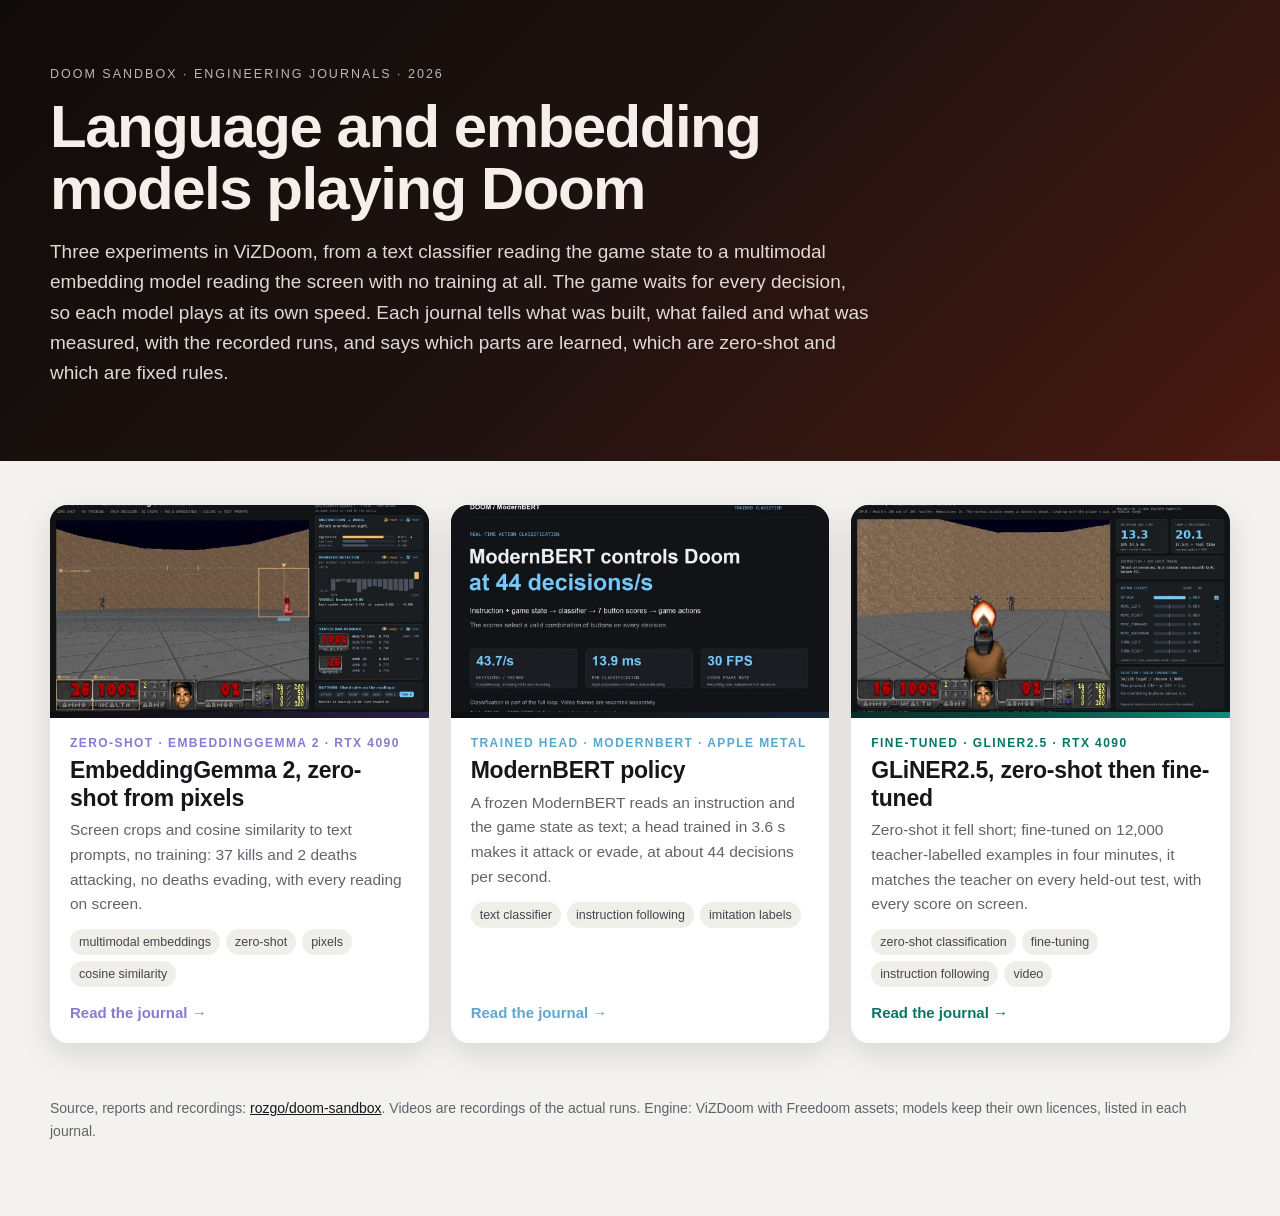
<file: index.html>
<!doctype html>
<html lang="en">
<head>
  <meta charset="utf-8">
  <meta name="viewport" content="width=device-width, initial-scale=1">
  <title>Doom Sandbox</title>
  <meta name="description" content="Language and embedding models playing Doom in ViZDoom: a ModernBERT classifier with a trained head, a zero-shot GLiNER2.5 comparison, and EmbeddingGemma 2 playing from pixels with no training. Each has an engineering journal.">
  <meta name="theme-color" content="#160c0a">
  <link rel="canonical" href="https://rozgo.github.io/doom-sandbox/">
  <meta property="og:type" content="website">
  <meta property="og:site_name" content="Doom Sandbox">
  <meta property="og:title" content="Doom Sandbox">
  <meta property="og:description" content="Language and embedding models playing Doom in ViZDoom: a ModernBERT classifier with a trained head, a zero-shot GLiNER2.5 comparison, and EmbeddingGemma 2 playing from pixels with no training. Each has an engineering journal.">
  <meta property="og:url" content="https://rozgo.github.io/doom-sandbox/">
  <meta property="og:image" content="https://rozgo.github.io/doom-sandbox/social.jpg?v=6c6dd7fc67d7">
  <meta property="og:image:type" content="image/jpeg">
  <meta property="og:image:width" content="1200">
  <meta property="og:image:height" content="630">
  <meta property="og:image:alt" content="Doom Sandbox: dashboards of EmbeddingGemma 2, ModernBERT and GLiNER2.5 playing Doom">
  <meta name="twitter:card" content="summary_large_image">
  <meta name="twitter:title" content="Doom Sandbox">
  <meta name="twitter:description" content="Language and embedding models playing Doom in ViZDoom: a ModernBERT classifier with a trained head, a zero-shot GLiNER2.5 comparison, and EmbeddingGemma 2 playing from pixels with no training. Each has an engineering journal.">
  <meta name="twitter:image" content="https://rozgo.github.io/doom-sandbox/social.jpg?v=6c6dd7fc67d7">
  <meta name="twitter:image:alt" content="Doom Sandbox: dashboards of EmbeddingGemma 2, ModernBERT and GLiNER2.5 playing Doom">
  <link rel="stylesheet" href="hub.css?v=9bbfb70f94f8">
</head>
<body>
<header class="hero">
  <div class="wrap">
    <p class="eyebrow">Doom Sandbox · engineering journals · 2026</p>
    <h1>Language and embedding models playing Doom</h1>
    <p class="lede">Three experiments in ViZDoom, from a text classifier reading the game state to a multimodal embedding
      model reading the screen with no training at all. The game waits for every decision, so each model plays at its
      own speed. Each journal tells what was built, what failed and what was measured, with the recorded runs, and says
      which parts are learned, which are zero-shot and which are fixed rules.</p>
  </div>
</header>
<main class="wrap">
  <div class="grid">
    <a class="card" href="embeddinggemma2/" style="--card-accent: #a596ff; --card-band: linear-gradient(120deg, #0d0b13 0%, #1a1626 50%, #2a2145 100%);">
      <div class="poster"><img src="hub_media/embeddinggemma2.webp" alt="" loading="lazy"></div>
      <div class="body">
        <p class="kicker">Zero-shot · EmbeddingGemma 2 · RTX 4090</p>
        <h2>EmbeddingGemma 2, zero-shot from pixels</h2>
        <p class="line">Screen crops and cosine similarity to text prompts, no training: 37 kills and 2 deaths attacking, no deaths evading, with every reading on screen.</p>
        <p class="tags"><span>multimodal embeddings</span><span>zero-shot</span><span>pixels</span><span>cosine similarity</span></p>
        <p class="go">Read the journal &rarr;</p>
      </div>
    </a>
    <a class="card" href="modernbert/" style="--card-accent: #73caff; --card-band: linear-gradient(120deg, #0b0c0e 0%, #15181d 50%, #13283a 100%);">
      <div class="poster"><img src="hub_media/modernbert.webp" alt="" loading="lazy"></div>
      <div class="body">
        <p class="kicker">Trained head · ModernBERT · Apple Metal</p>
        <h2>ModernBERT policy</h2>
        <p class="line">A frozen ModernBERT reads an instruction and the game state as text; a head trained in 3.6 s makes it attack or evade, at about 44 decisions per second.</p>
        <p class="tags"><span>text classifier</span><span>instruction following</span><span>imitation labels</span></p>
        <p class="go">Read the journal &rarr;</p>
      </div>
    </a>
    <a class="card" href="gliner2/" style="--card-accent: #0b8f7a; --card-band: linear-gradient(120deg, #0d2b27 0%, #0b4a41 45%, #0b7a68 85%, #0b8f7a 100%);">
      <div class="poster"><img src="hub_media/gliner2.webp" alt="" loading="lazy"></div>
      <div class="body">
        <p class="kicker">Fine-tuned · GLiNER2.5 · RTX 4090</p>
        <h2>GLiNER2.5, zero-shot then fine-tuned</h2>
        <p class="line">Zero-shot it fell short; fine-tuned on 12,000 teacher-labelled examples in four minutes, it matches the teacher on every held-out test, with every score on screen.</p>
        <p class="tags"><span>zero-shot classification</span><span>fine-tuning</span><span>instruction following</span><span>video</span></p>
        <p class="go">Read the journal &rarr;</p>
      </div>
    </a>
  </div>
</main>
<footer class="wrap">
  <p>Source, reports and recordings: <a href="https://github.com/rozgo/doom-sandbox">rozgo/doom-sandbox</a>.
    Videos are recordings of the actual runs. Engine: ViZDoom with Freedoom assets; models keep their own licences,
    listed in each journal.</p>
</footer>
</body>
</html>
</file>
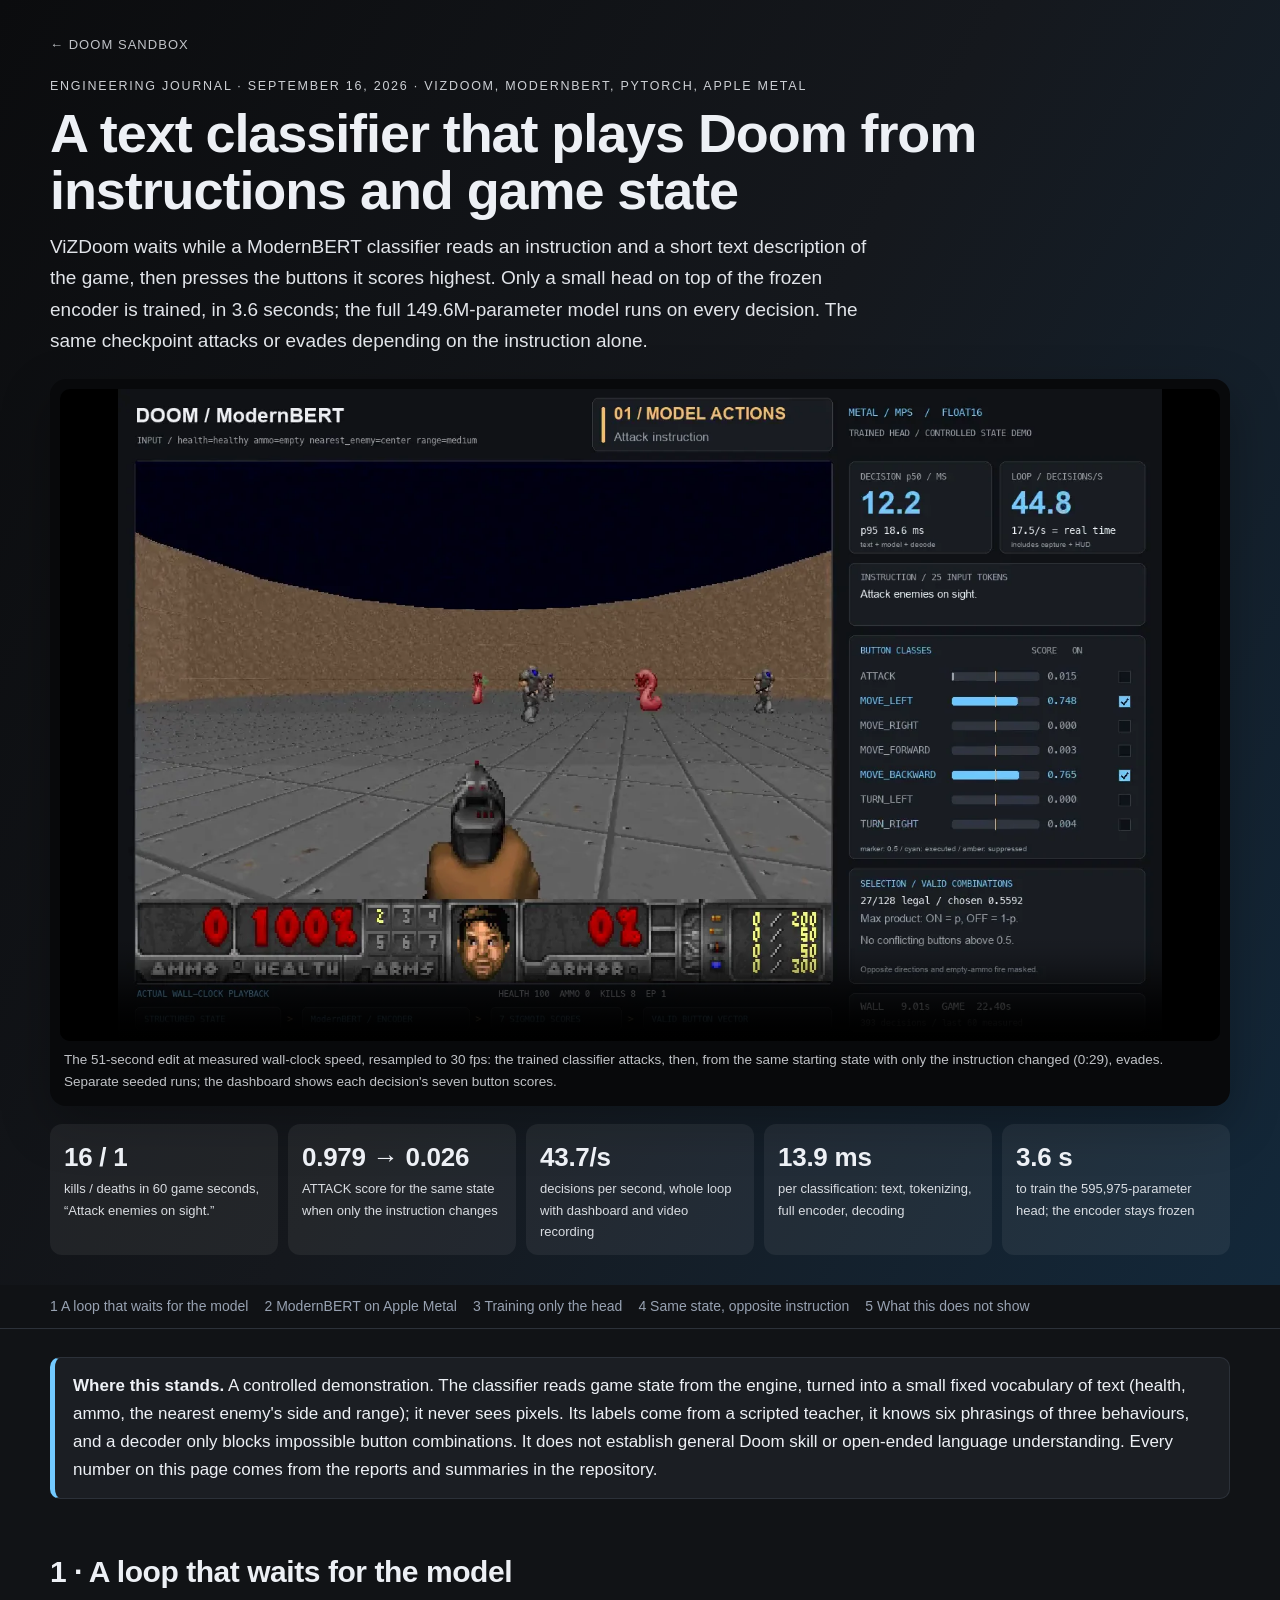
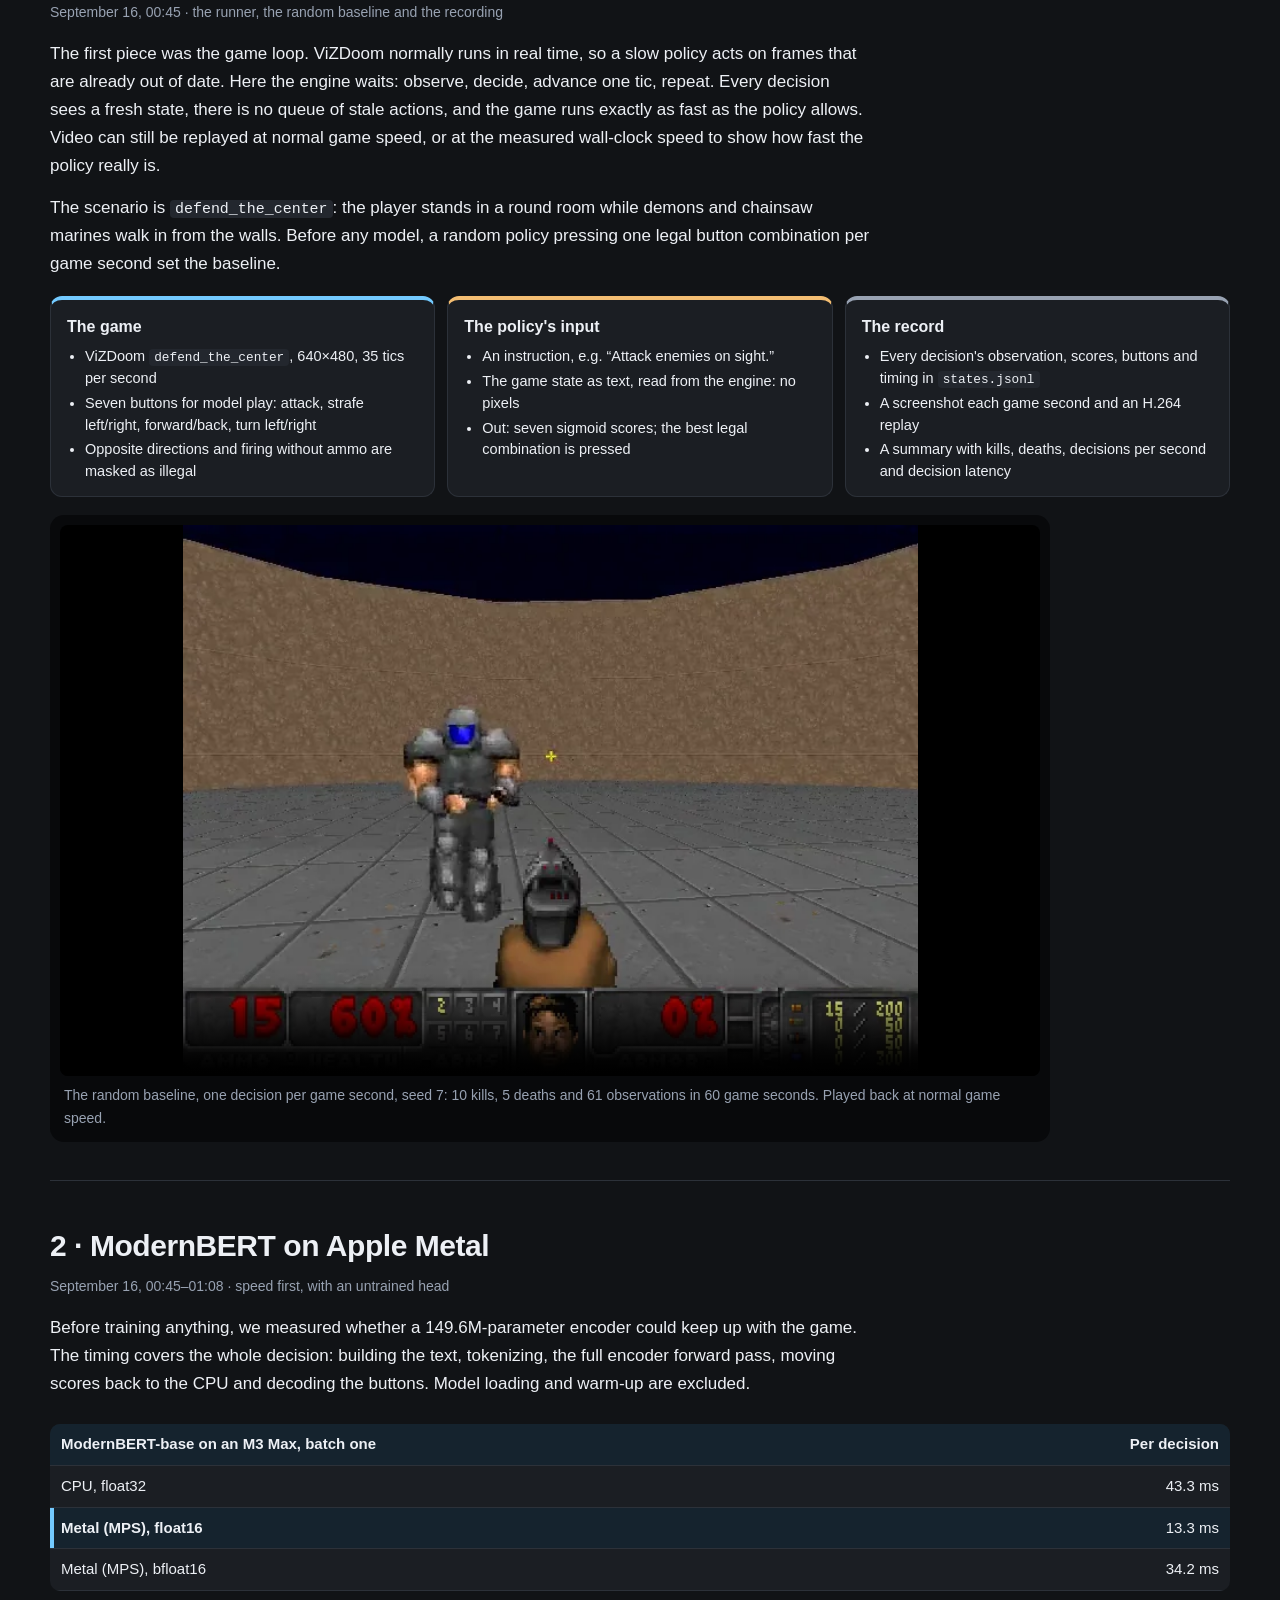
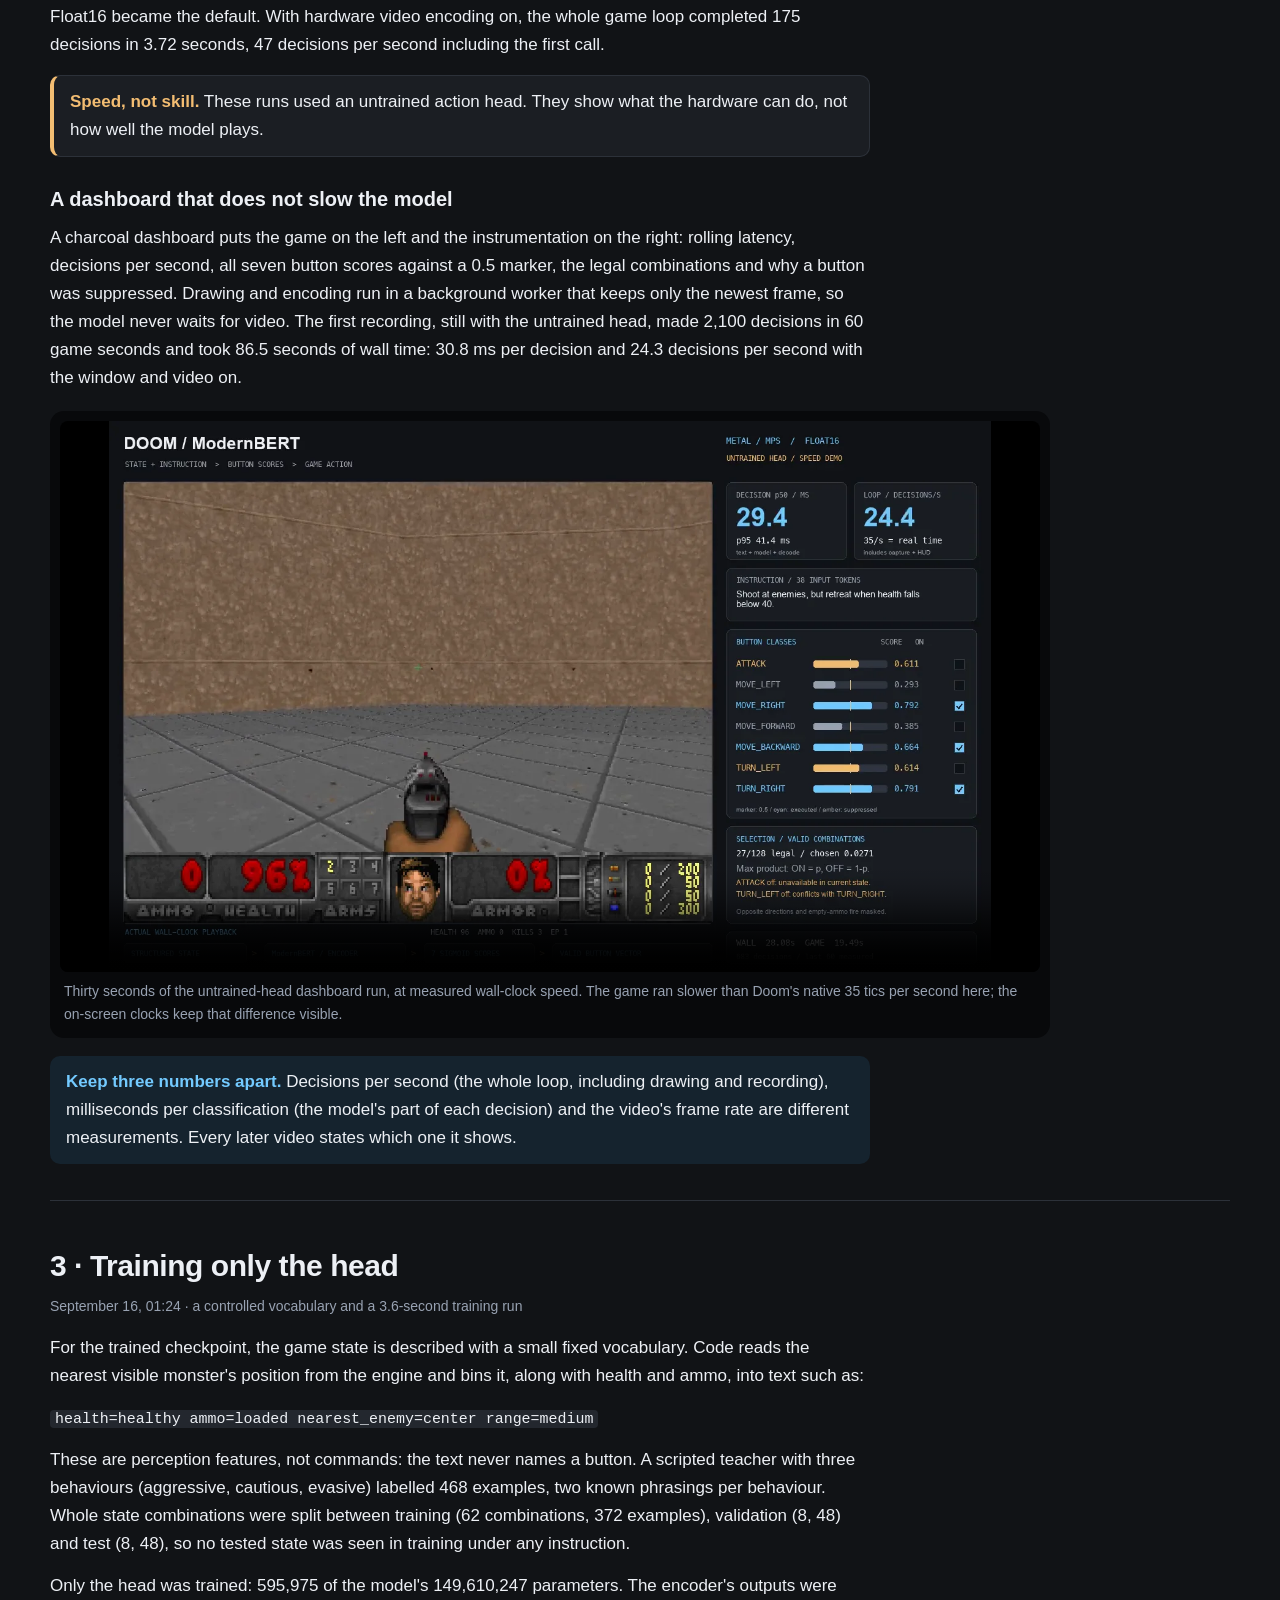
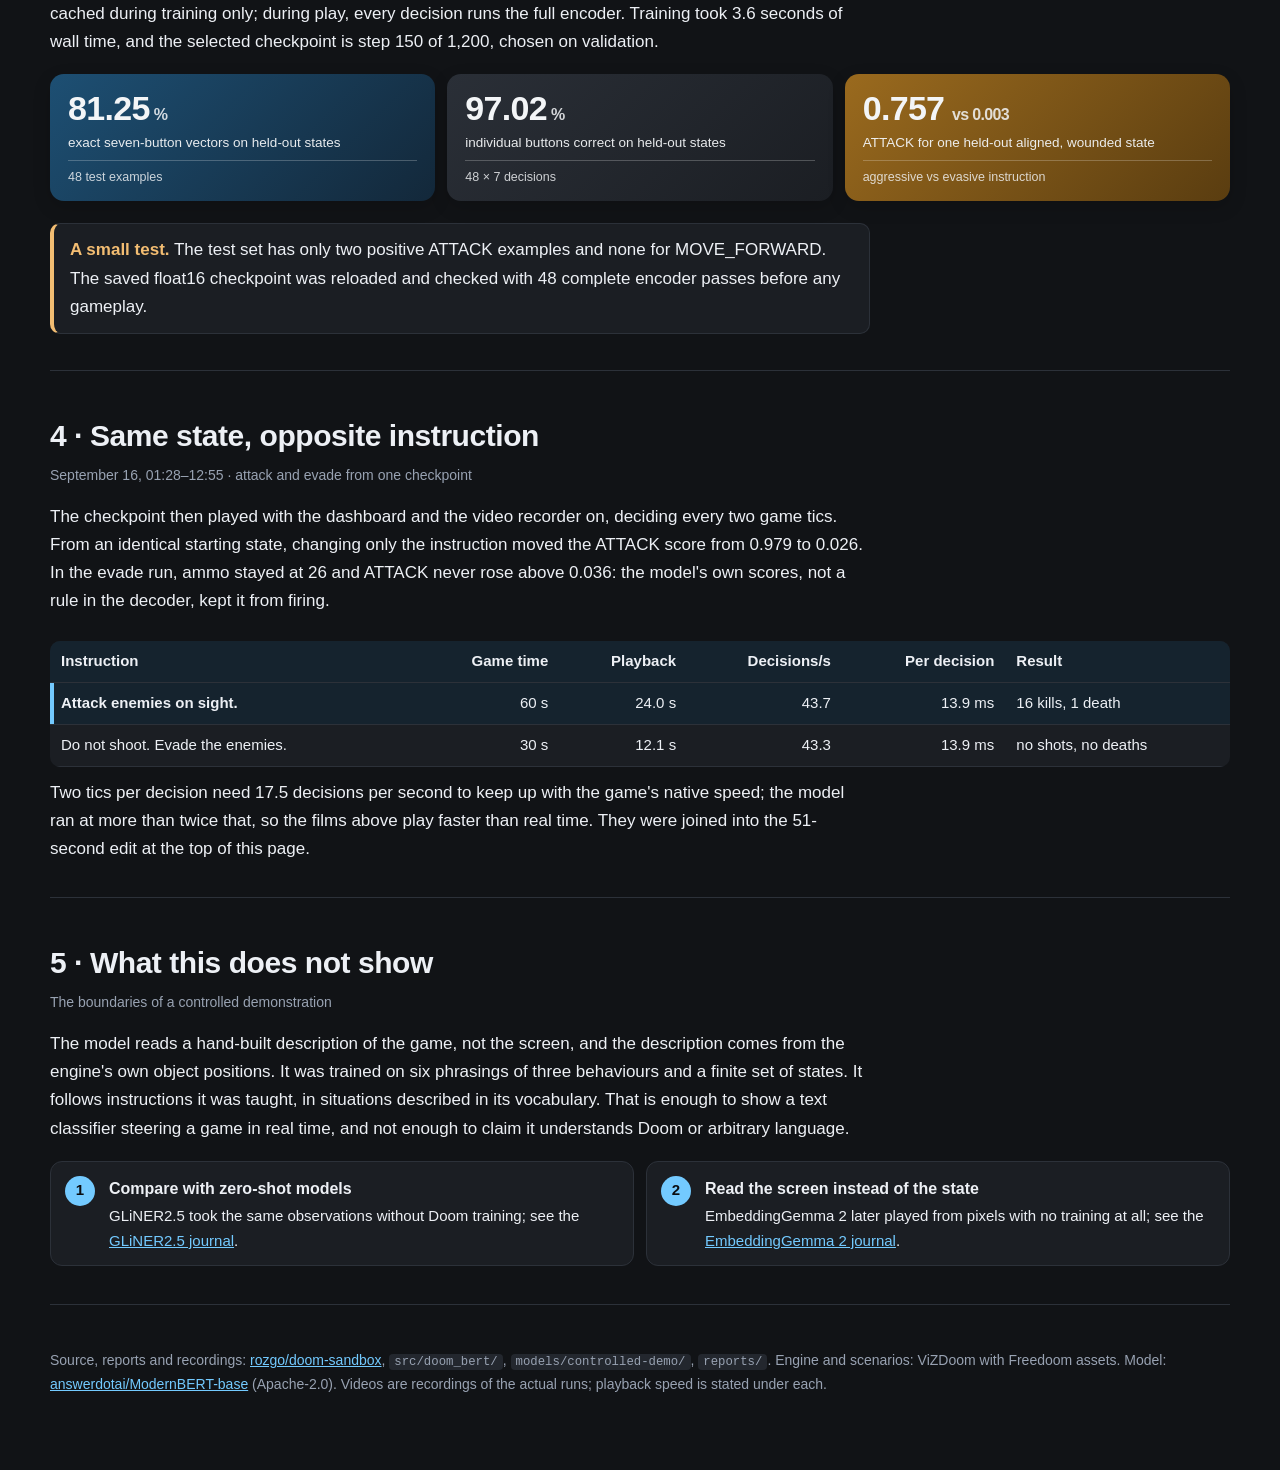
<file: modernbert/index.html>
<!doctype html>
<html lang="en">
<head>
  <meta charset="utf-8">
  <meta name="viewport" content="width=device-width, initial-scale=1">
  <title>ModernBERT Doom Journal</title>
  <meta name="description" content="A frozen ModernBERT encoder with a small trained head reads an instruction and the game state as text and drives ViZDoom at about 44 decisions per second on an Apple M3 Max.">
  <link rel="canonical" href="https://rozgo.github.io/doom-sandbox/modernbert/">
  <meta property="og:type" content="article">
  <meta property="og:site_name" content="Doom Sandbox">
  <meta property="og:title" content="ModernBERT Doom Journal">
  <meta property="og:description" content="A frozen ModernBERT encoder with a small trained head reads an instruction and the game state as text and drives ViZDoom at about 44 decisions per second on an Apple M3 Max.">
  <meta property="og:url" content="https://rozgo.github.io/doom-sandbox/modernbert/">
  <meta property="og:image" content="https://rozgo.github.io/doom-sandbox/modernbert/social.jpg?v=2366b72a0cfa">
  <meta property="og:image:type" content="image/jpeg">
  <meta property="og:image:width" content="1200">
  <meta property="og:image:height" content="630">
  <meta property="og:image:alt" content="A text classifier that plays Doom from instructions and game state">
  <meta name="twitter:card" content="summary_large_image">
  <meta name="twitter:title" content="ModernBERT Doom Journal">
  <meta name="twitter:description" content="A frozen ModernBERT encoder with a small trained head reads an instruction and the game state as text and drives ViZDoom at about 44 decisions per second on an Apple M3 Max.">
  <meta name="twitter:image" content="https://rozgo.github.io/doom-sandbox/modernbert/social.jpg?v=2366b72a0cfa">
  <meta name="twitter:image:alt" content="A text classifier that plays Doom from instructions and game state">
  <meta name="theme-color" content="#111316">
  <link rel="stylesheet" href="journal.css?v=9f6d9a056439">
  <style>:root { color-scheme: dark; --bg: #111316; --text: #edf0f5; --muted: #98a2b2; --card: #1b1e23; --line: #2c3139; --link: #73caff; --chip: #23272e; --soft: #15232e; --bad: #ff8a7a; --bad-soft: #2c1a18; --accent: #73caff; --accent-2: #f3bd72; --accent-3: #98a2b2; --on-accent: #0b0d10; --hero: linear-gradient(120deg, #0b0c0e 0%, #15181d 50%, #13283a 100%); --hero-text: #edf0f5; --film: #08090b; --metric: rgba(255, 255, 255, .06); --toc: rgba(17, 19, 22, .92); --tile-1: linear-gradient(135deg, #1d4f73, #13283a); --tile-2: linear-gradient(135deg, #2a2f37, #1b1e23); --tile-3: linear-gradient(135deg, #9a6a1e, #5a3d10); --tile-4: linear-gradient(135deg, #343a43, #22262c); --tile-text: #f3f5f7; }</style>
</head>
<body>
<header class="hero">
  <div class="wrap">
    <a class="home-link" href="../">&larr; Doom Sandbox</a>
    <p class="eyebrow">Engineering journal · September 16, 2026 · ViZDoom, ModernBERT, PyTorch, Apple Metal</p>
    <h1>A text classifier that plays Doom from instructions and game state</h1>
    <p class="lede">ViZDoom waits while a ModernBERT classifier reads an instruction and a short text description of the game, then presses the buttons it scores highest. Only a small head on top of the frozen encoder is trained, in 3.6 seconds; the full 149.6M-parameter model runs on every decision. The same checkpoint attacks or evades depending on the instruction alone.</p>
    <figure class="hero-film">
      <video src="media/film.mp4" poster="media/film_poster.webp" controls muted playsinline preload="metadata"></video>
      <figcaption>The 51-second edit at measured wall-clock speed, resampled to 30 fps: the trained classifier attacks, then, from the same starting state with only the instruction changed (0:29), evades. Separate seeded runs; the dashboard shows each decision's seven button scores.</figcaption>
    </figure>
    <div class="metrics"><div class="metric"><div class="value">16 / 1</div><div class="label">kills / deaths in 60 game seconds, “Attack enemies on sight.”</div></div><div class="metric"><div class="value">0.979 → 0.026</div><div class="label">ATTACK score for the same state when only the instruction changes</div></div><div class="metric"><div class="value">43.7/s</div><div class="label">decisions per second, whole loop with dashboard and video recording</div></div><div class="metric"><div class="value">13.9 ms</div><div class="label">per classification: text, tokenizing, full encoder, decoding</div></div><div class="metric"><div class="value">3.6 s</div><div class="label">to train the 595,975-parameter head; the encoder stays frozen</div></div></div>
  </div>
</header>

<nav class="toc" aria-label="Chapters">
  <div class="wrap"><a href="#loop">1 A loop that waits for the model</a><a href="#metal">2 ModernBERT on Apple Metal</a><a href="#training">3 Training only the head</a><a href="#instructions">4 Same state, opposite instruction</a><a href="#limits">5 What this does not show</a></div>
</nav>

<main class="wrap">
  <div class="scope"><strong>Where this stands.</strong> A controlled demonstration. The classifier reads game state from the engine, turned into a small fixed vocabulary of text (health, ammo, the nearest enemy's side and range); it never sees pixels. Its labels come from a scripted teacher, it knows six phrasings of three behaviours, and a decoder only blocks impossible button combinations. It does not establish general Doom skill or open-ended language understanding. Every number on this page comes from the reports and summaries in the repository.</div>
  <section id="loop">
    <h2>1 · A loop that waits for the model</h2>
    <p class="when">September 16, 00:45 · the runner, the random baseline and the recording</p>
    <div class="prose">
      <p>The first piece was the game loop. ViZDoom normally runs in real time, so a slow policy acts on frames that are
        already out of date. Here the engine waits: observe, decide, advance one tic, repeat. Every decision sees a fresh
        state, there is no queue of stale actions, and the game runs exactly as fast as the policy allows. Video can
        still be replayed at normal game speed, or at the measured wall-clock speed to show how fast the policy really is.</p>
      <p>The scenario is <code>defend_the_center</code>: the player stands in a round room while demons and chainsaw
        marines walk in from the walls. Before any model, a random policy pressing one legal button combination per game
        second set the baseline.</p>
    </div>
    <div class="spec-cards">
      <div class="card"><h4>The game</h4><ul>
        <li>ViZDoom <code>defend_the_center</code>, 640×480, 35 tics per second</li>
        <li>Seven buttons for model play: attack, strafe left/right, forward/back, turn left/right</li>
        <li>Opposite directions and firing without ammo are masked as illegal</li>
      </ul></div>
      <div class="card"><h4>The policy's input</h4><ul>
        <li>An instruction, e.g. “Attack enemies on sight.”</li>
        <li>The game state as text, read from the engine: no pixels</li>
        <li>Out: seven sigmoid scores; the best legal combination is pressed</li>
      </ul></div>
      <div class="card"><h4>The record</h4><ul>
        <li>Every decision's observation, scores, buttons and timing in <code>states.jsonl</code></li>
        <li>A screenshot each game second and an H.264 replay</li>
        <li>A summary with kills, deaths, decisions per second and decision latency</li>
      </ul></div>
    </div>
    <figure class="film"><video src="media/random.mp4" poster="media/random_poster.webp" controls muted playsinline preload="metadata"></video>
      <figcaption>The random baseline, one decision per game second, seed 7: 10 kills, 5 deaths and 61 observations in 60
        game seconds. Played back at normal game speed.</figcaption></figure>
  </section>

  <section id="metal">
    <h2>2 · ModernBERT on Apple Metal</h2>
    <p class="when">September 16, 00:45–01:08 · speed first, with an untrained head</p>
    <div class="prose">
      <p>Before training anything, we measured whether a 149.6M-parameter encoder could keep up with the game. The
        timing covers the whole decision: building the text, tokenizing, the full encoder forward pass, moving scores
        back to the CPU and decoding the buttons. Model loading and warm-up are excluded.</p>
    </div>
    <div class="table-wrap"><table>
      <tr><th>ModernBERT-base on an M3 Max, batch one</th><th class="num">Per decision</th></tr>
      <tr><td>CPU, float32</td><td class="num">43.3 ms</td></tr>
      <tr class="hl"><td>Metal (MPS), float16</td><td class="num">13.3 ms</td></tr>
      <tr><td>Metal (MPS), bfloat16</td><td class="num">34.2 ms</td></tr>
    </table></div>
    <div class="prose">
      <p>Float16 became the default. With hardware video encoding on, the whole game loop completed 175 decisions in 3.72
        seconds, 47 decisions per second including the first call.</p>
    </div>
    <div class="note-box"><strong>Speed, not skill.</strong> These runs used an untrained action head. They show what the
      hardware can do, not how well the model plays.</div>
    <h3>A dashboard that does not slow the model</h3>
    <div class="prose">
      <p>A charcoal dashboard puts the game on the left and the instrumentation on the right: rolling latency, decisions
        per second, all seven button scores against a 0.5 marker, the legal combinations and why a button was suppressed.
        Drawing and encoding run in a background worker that keeps only the newest frame, so the model never waits for
        video. The first recording, still with the untrained head, made 2,100 decisions in 60 game seconds and took 86.5
        seconds of wall time: 30.8 ms per decision and 24.3 decisions per second with the window and video on.</p>
    </div>
    <figure class="film"><video src="media/charcoal.mp4" poster="media/charcoal_poster.webp" controls muted playsinline preload="metadata"></video>
      <figcaption>Thirty seconds of the untrained-head dashboard run, at measured wall-clock speed. The game ran slower
        than Doom's native 35 tics per second here; the on-screen clocks keep that difference visible.</figcaption></figure>
    <div class="lesson"><strong>Keep three numbers apart.</strong> Decisions per second (the whole loop, including drawing
      and recording), milliseconds per classification (the model's part of each decision) and the video's frame rate are
      different measurements. Every later video states which one it shows.</div>
  </section>

  <section id="training">
    <h2>3 · Training only the head</h2>
    <p class="when">September 16, 01:24 · a controlled vocabulary and a 3.6-second training run</p>
    <div class="prose">
      <p>For the trained checkpoint, the game state is described with a small fixed vocabulary. Code reads the nearest
        visible monster's position from the engine and bins it, along with health and ammo, into text such as:</p>
      <p><code>health=healthy ammo=loaded nearest_enemy=center range=medium</code></p>
      <p>These are perception features, not commands: the text never names a button. A scripted teacher with three
        behaviours (aggressive, cautious, evasive) labelled 468 examples, two known phrasings per behaviour. Whole state
        combinations were split between training (62 combinations, 372 examples), validation (8, 48) and test (8, 48), so
        no tested state was seen in training under any instruction.</p>
      <p>Only the head was trained: 595,975 of the model's 149,610,247 parameters. The encoder's outputs were cached
        during training only; during play, every decision runs the full encoder. Training took 3.6 seconds of wall time,
        and the selected checkpoint is step 150 of 1,200, chosen on validation.</p>
    </div>
    <div class="result-strip">
      <div class="tile"><div class="big">81.25<small>%</small></div><div class="what">exact seven-button vectors on held-out states</div><div class="vs">48 test examples</div></div>
      <div class="tile"><div class="big">97.02<small>%</small></div><div class="what">individual buttons correct on held-out states</div><div class="vs">48 × 7 decisions</div></div>
      <div class="tile"><div class="big">0.757<small> vs 0.003</small></div><div class="what">ATTACK for one held-out aligned, wounded state</div><div class="vs">aggressive vs evasive instruction</div></div>
    </div>
    <div class="note-box"><strong>A small test.</strong> The test set has only two positive ATTACK examples and none for
      MOVE_FORWARD. The saved float16 checkpoint was reloaded and checked with 48 complete encoder passes before any
      gameplay.</div>
  </section>

  <section id="instructions">
    <h2>4 · Same state, opposite instruction</h2>
    <p class="when">September 16, 01:28–12:55 · attack and evade from one checkpoint</p>
    <div class="prose">
      <p>The checkpoint then played with the dashboard and the video recorder on, deciding every two game tics. From an
        identical starting state, changing only the instruction moved the ATTACK score from 0.979 to 0.026. In the evade
        run, ammo stayed at 26 and ATTACK never rose above 0.036: the model's own scores, not a rule in the decoder,
        kept it from firing.</p>
    </div>
    <div class="table-wrap"><table>
      <tr><th>Instruction</th><th class="num">Game time</th><th class="num">Playback</th><th class="num">Decisions/s</th><th class="num">Per decision</th><th>Result</th></tr>
      <tr class="hl"><td>Attack enemies on sight.</td><td class="num">60 s</td><td class="num">24.0 s</td><td class="num">43.7</td><td class="num">13.9 ms</td><td>16 kills, 1 death</td></tr>
      <tr><td>Do not shoot. Evade the enemies.</td><td class="num">30 s</td><td class="num">12.1 s</td><td class="num">43.3</td><td class="num">13.9 ms</td><td>no shots, no deaths</td></tr>
    </table></div>
    <div class="prose">
      <p>Two tics per decision need 17.5 decisions per second to keep up with the game's native speed; the model ran at
        more than twice that, so the films above play faster than real time. They were joined into the 51-second edit at
        the top of this page.</p>
    </div>
  </section>

  <section id="limits">
    <h2>5 · What this does not show</h2>
    <p class="when">The boundaries of a controlled demonstration</p>
    <div class="prose">
      <p>The model reads a hand-built description of the game, not the screen, and the description comes from the
        engine's own object positions. It was trained on six phrasings of three behaviours and a finite set of states.
        It follows instructions it was taught, in situations described in its vocabulary. That is enough to show a text
        classifier steering a game in real time, and not enough to claim it understands Doom or arbitrary language.</p>
    </div>
    <ol class="next-steps">
      <li><strong>Compare with zero-shot models</strong>GLiNER2.5 took the same observations without Doom training; see
        the <a href="../gliner2/">GLiNER2.5 journal</a>.</li>
      <li><strong>Read the screen instead of the state</strong>EmbeddingGemma 2 later played from pixels with no
        training at all; see the <a href="../embeddinggemma2/">EmbeddingGemma 2 journal</a>.</li>
    </ol>
  </section>

</main>

<footer class="wrap"><p>Source, reports and recordings: <a href="https://github.com/rozgo/doom-sandbox">rozgo/doom-sandbox</a>, <code>src/doom_bert/</code>, <code>models/controlled-demo/</code>, <code>reports/</code>. Engine and scenarios: ViZDoom with Freedoom assets. Model: <a href="https://huggingface.co/answerdotai/ModernBERT-base">answerdotai/ModernBERT-base</a> (Apache-2.0). Videos are recordings of the actual runs; playback speed is stated under each.</p></footer>
</body>
</html>
</file>
<file: hub.css>
/* Doom Sandbox home page: ember-dark hero and paper; each project card carries its own colours. */
:root {
  color-scheme: light;
  --bg: #f3f2ee; --text: #16171b; --muted: #61636b; --card: #ffffff; --line: #e2e0d8;
  --hero: linear-gradient(135deg, #0f0b0a 0%, #1f1210 50%, #4a1a12 100%); --hero-text: #f6efe9;
}
* { box-sizing: border-box; }
body { margin: 0; background: var(--bg); color: var(--text);
  font: 17px/1.6 -apple-system, BlinkMacSystemFont, "Segoe UI", Inter, Roboto, sans-serif; -webkit-font-smoothing: antialiased; }
a { color: inherit; }
.wrap { width: min(1180px, calc(100% - 32px)); margin: 0 auto; }
.hero { background: var(--hero); color: var(--hero-text); padding: 64px 0 72px; }
.eyebrow { text-transform: uppercase; letter-spacing: .16em; font-size: 12.5px; opacity: .75; margin: 0; }
h1 { font-size: clamp(34px, 5vw, 60px); line-height: 1.04; letter-spacing: -.025em; margin: 12px 0 16px; max-width: 900px; }
.lede { font-size: 19px; max-width: 820px; opacity: .9; margin: 0; }
main.wrap { margin-top: 44px; }
.grid { display: grid; grid-template-columns: repeat(auto-fill, minmax(340px, 1fr)); gap: 22px; }
.card { display: flex; flex-direction: column; text-decoration: none; background: var(--card); border-radius: 18px; overflow: hidden;
  box-shadow: 0 10px 30px rgba(17, 18, 23, .12); transition: transform .18s ease, box-shadow .18s ease; }
.card:hover, .card:focus-visible { transform: translateY(-4px); box-shadow: 0 18px 44px rgba(17, 18, 23, .2); outline: none; }
.card .poster { position: relative; aspect-ratio: 16 / 9; overflow: hidden; background: var(--card-band); }
.card .poster::after { content: ""; position: absolute; inset: auto 0 0 0; height: 6px; background: var(--card-band); }
.card .poster img { position: absolute; inset: 0; width: 100%; height: 100%; object-fit: cover; display: block; }
.card .poster::after { z-index: 1; }
.card .body { padding: 16px 20px 18px; display: flex; flex-direction: column; flex: 1; }
.card .kicker { margin: 0; font-size: 12px; letter-spacing: .12em; text-transform: uppercase; color: var(--card-accent); font-weight: 650;
  filter: saturate(1.1) brightness(.82); }
.card h2 { margin: 4px 0 6px; font-size: 23px; letter-spacing: -.01em; line-height: 1.2; }
.card .line { margin: 0 0 12px; color: var(--muted); font-size: 15.5px; }
.card .tags { margin: 0 0 14px; display: flex; flex-wrap: wrap; gap: 6px; }
.card .tags span { font-size: 12.5px; padding: 3px 9px; border-radius: 999px; background: #f0eee8; color: #43454d; }
.card .go { margin: auto 0 0; font-weight: 650; font-size: 15px; color: var(--card-accent); filter: brightness(.82); }
footer { color: var(--muted); font-size: 14px; padding: 40px 0 60px; }
footer a { color: var(--text); }
@media (max-width: 640px) {
  .hero { padding: 44px 0 52px; }
  main.wrap { margin-top: 28px; }
  .lede { font-size: 17px; }
  .grid { grid-template-columns: 1fr; }
}
</file>
<file: modernbert/journal.css>
/* Shared layout for the Doom Sandbox journals (adapted from the MuJoCo Sandbox journals). Every colour comes from the project's theme tokens,
   written into :root by scripts/build_journals.py from the project's journal.json. */
* { box-sizing: border-box; }
html { scroll-behavior: smooth; }
body {
  margin: 0;
  background: var(--bg);
  color: var(--text);
  font: 17px/1.65 -apple-system, BlinkMacSystemFont, "Segoe UI", Inter, Roboto, sans-serif;
  -webkit-font-smoothing: antialiased;
}
a { color: var(--link); }
img, video { max-width: 100%; display: block; border-radius: 10px; }
code, pre { font-family: ui-monospace, SFMono-Regular, Menlo, Consolas, monospace; }
:not(pre) > code { background: var(--chip); padding: 1px 5px; border-radius: 4px; font-size: .88em; overflow-wrap: anywhere; }
.wrap { width: min(1180px, calc(100% - 32px)); margin: 0 auto; }

/* Hero: the project's gradient, its story in two lines, the film, the numbers. */
.hero { background: var(--hero); color: var(--hero-text); padding: 30px 0 30px; }
.home-link { display: inline-flex; align-items: center; gap: 6px; color: var(--hero-text); opacity: .8; text-decoration: none;
  font-size: 13px; letter-spacing: .08em; text-transform: uppercase; }
.home-link:hover { opacity: 1; }
.eyebrow { text-transform: uppercase; letter-spacing: .14em; font-size: 12.5px; opacity: .85; margin: 18px 0 0; }
h1 { font-size: clamp(32px, 4.6vw, 54px); line-height: 1.06; margin: 8px 0 12px; letter-spacing: -.02em; max-width: 960px; }
.lede { font-size: 19px; max-width: 840px; opacity: .95; margin: 0 0 22px; }
.hero-film { background: var(--film); border-radius: 16px; padding: 10px; box-shadow: 0 18px 50px rgba(0, 0, 0, .28); }
.hero-film video, .hero-film img { width: 100%; aspect-ratio: 16 / 9; object-fit: contain; background: #000; border-radius: 10px; }
.hero-film figcaption { color: var(--hero-text); opacity: .8; font-size: 13.5px; margin: 8px 4px 2px; }
.metrics { display: grid; grid-template-columns: repeat(auto-fit, minmax(170px, 1fr)); gap: 10px; margin-top: 18px; }
.metric { background: var(--metric); border-radius: 12px; padding: 12px 14px; }
.metric .value { font-size: 26px; font-weight: 680; letter-spacing: -.01em; }
.metric .label { font-size: 13px; opacity: .9; }

nav.toc { position: sticky; top: 0; z-index: 5; background: var(--toc); backdrop-filter: blur(8px); border-bottom: 1px solid var(--line); }
nav.toc .wrap { display: flex; gap: 16px; overflow-x: auto; padding: 10px 0; font-size: 14px; white-space: nowrap; }
nav.toc a { text-decoration: none; color: var(--muted); }
nav.toc a:hover { color: var(--accent); }

.scope { background: var(--card); border: 1px solid var(--line); border-left: 5px solid var(--accent); border-radius: 10px;
  padding: 14px 18px; margin: 28px 0 8px; }
main section { padding: 40px 0 20px; border-bottom: 1px solid var(--line); }
main section:last-of-type { border-bottom: 0; }
section h2 { font-size: 30px; letter-spacing: -.015em; margin: 0 0 4px; }
section .when { color: var(--muted); font-size: 14px; margin: 0 0 16px; }
section h3 { font-size: 20px; margin: 26px 0 8px; }
.prose { max-width: 820px; }
.prose p { margin: 0 0 14px; }
.grid2 { display: grid; grid-template-columns: repeat(auto-fit, minmax(320px, 1fr)); gap: 16px; align-items: start; }
.grid3 { display: grid; grid-template-columns: repeat(auto-fit, minmax(240px, 1fr)); gap: 14px; align-items: start; }
figure { margin: 18px 0; }
figure video, figure img { width: 100%; background: #000; }
figcaption { color: var(--muted); font-size: 14px; margin-top: 7px; }
.film { background: var(--film); border-radius: 14px; padding: 10px; max-width: 1000px; }
.film video { width: 100%; aspect-ratio: 16 / 9; object-fit: contain; border-radius: 8px; }
.film figcaption { margin: 8px 4px 2px; }

.lesson, .failure, .note-box { border-radius: 10px; padding: 12px 16px; margin: 16px 0; max-width: 820px; }
.lesson { background: var(--soft); }
.lesson strong { color: var(--accent); }
.failure { background: var(--bad-soft); }
.failure strong { color: var(--bad); }
.note-box { background: var(--card); border: 1px solid var(--line); border-left: 4px solid var(--accent-2); }
.note-box strong { color: var(--accent-2); }

table { border-collapse: collapse; width: 100%; font-size: 15px; margin: 12px 0; background: var(--card); border-radius: 10px; overflow: hidden; }
th, td { text-align: left; padding: 8px 11px; border-bottom: 1px solid var(--line); vertical-align: top; }
th { background: var(--soft); font-weight: 620; }
td.num, th.num { text-align: right; font-variant-numeric: tabular-nums; white-space: nowrap; }
tr.hl td { background: var(--soft); }
tr.hl td:first-child { box-shadow: inset 4px 0 0 var(--accent); font-weight: 620; }
.table-wrap { overflow-x: auto; }

.result-strip { display: grid; grid-template-columns: repeat(auto-fit, minmax(200px, 1fr)); gap: 12px; margin: 18px 0 22px; }
.result-strip .tile { border-radius: 14px; padding: 16px 18px 14px; color: var(--tile-text); background: var(--tile-1);
  box-shadow: 0 6px 18px rgba(0, 0, 0, .16); }
.result-strip .tile:nth-child(2) { background: var(--tile-2); }
.result-strip .tile:nth-child(3) { background: var(--tile-3); }
.result-strip .tile:nth-child(4) { background: var(--tile-4); }
.result-strip .big { font-size: 34px; font-weight: 720; letter-spacing: -.02em; line-height: 1.1; }
.result-strip .big small { font-size: 16px; font-weight: 600; opacity: .85; margin-left: 4px; }
.result-strip .what { font-size: 13.5px; opacity: .95; margin-top: 4px; }
.result-strip .vs { font-size: 12.5px; opacity: .82; margin-top: 6px; border-top: 1px solid rgba(255, 255, 255, .28); padding-top: 6px; }

.spec-cards { display: grid; grid-template-columns: repeat(auto-fit, minmax(240px, 1fr)); gap: 12px; margin: 18px 0; }
.spec-cards .card { background: var(--card); border: 1px solid var(--line); border-top: 4px solid var(--accent); border-radius: 12px; padding: 14px 16px 10px; }
.spec-cards .card:nth-child(2) { border-top-color: var(--accent-2); }
.spec-cards .card:nth-child(3) { border-top-color: var(--accent-3); }
.spec-cards .card h4 { margin: 0 0 6px; font-size: 16px; }
.spec-cards .card ul { margin: 0; padding-left: 18px; font-size: 14.5px; line-height: 1.5; }
.spec-cards .card li { margin: 3px 0; }

.next-steps { list-style: none; counter-reset: next; padding: 0; margin: 18px 0; display: grid; gap: 12px;
  grid-template-columns: repeat(auto-fit, minmax(300px, 1fr)); }
.next-steps li { counter-increment: next; background: var(--card); border: 1px solid var(--line); border-radius: 12px;
  padding: 14px 16px 12px 58px; position: relative; font-size: 15px; }
.next-steps li::before { content: counter(next); position: absolute; left: 14px; top: 14px; width: 30px; height: 30px; border-radius: 50%;
  background: var(--accent); color: var(--on-accent); font-weight: 700; display: grid; place-items: center; font-size: 15px; }
.next-steps li strong { display: block; font-size: 16px; margin-bottom: 2px; }

footer { padding: 30px 0 60px; color: var(--muted); font-size: 14px; border-top: 1px solid var(--line); }

@media (max-width: 640px) {
  body { font-size: 16px; }
  .lede { font-size: 17px; }
  .metric .value { font-size: 22px; }
  section h2 { font-size: 25px; }
}
</file>
